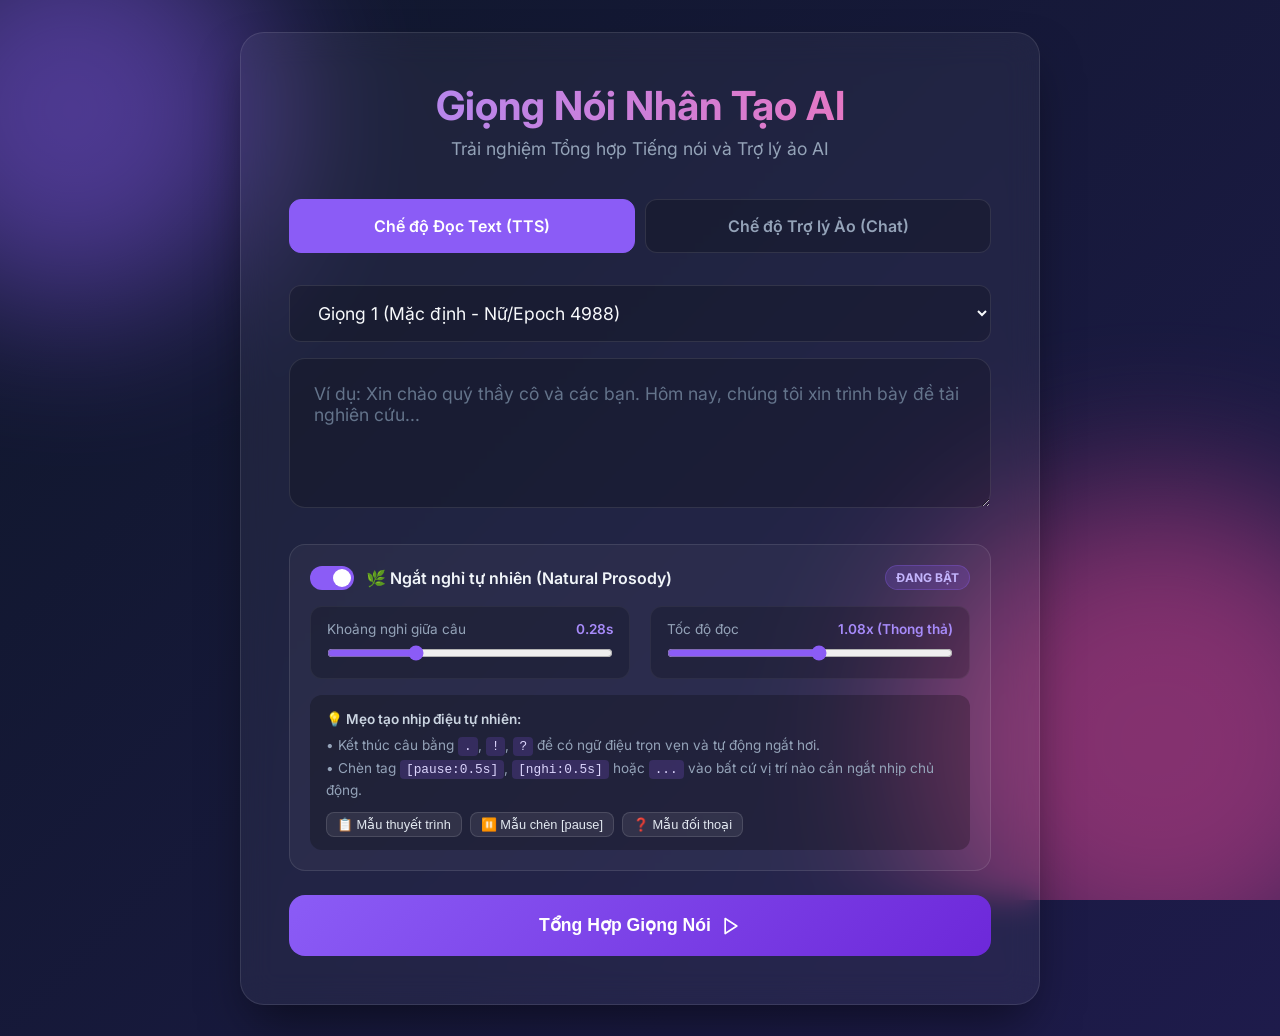
<file: templates/index.html>
<!DOCTYPE html>
<html lang="vi">
<head>
    <meta charset="UTF-8">
    <meta name="viewport" content="width=device-width, initial-scale=1.0">
    <title>VITS TTS - Sinh Giọng Nói AI</title>
    <link href="https://fonts.googleapis.com/css2?family=Inter:wght@300;400;500;600;700&display=swap" rel="stylesheet">
    <style>
        :root {
            --bg-gradient: linear-gradient(135deg, #0f172a 0%, #1e1b4b 100%);
            --glass-bg: rgba(255, 255, 255, 0.05);
            --glass-border: rgba(255, 255, 255, 0.1);
            --primary: #8b5cf6;
            --primary-hover: #7c3aed;
            --text-main: #f8fafc;
            --text-muted: #94a3b8;
        }

        * {
            box-sizing: border-box;
            margin: 0;
            padding: 0;
        }

        body {
            font-family: 'Inter', sans-serif;
            background: var(--bg-gradient);
            color: var(--text-main);
            min-height: 100vh;
            display: flex;
            align-items: center;
            justify-content: center;
            padding: 2rem;
            overflow-x: hidden;
        }

        .background-blobs {
            position: absolute;
            top: 0;
            left: 0;
            width: 100%;
            height: 100%;
            overflow: hidden;
            z-index: 0;
        }

        .blob {
            position: absolute;
            filter: blur(80px);
            opacity: 0.5;
            border-radius: 50%;
            animation: float 10s infinite alternate;
        }

        .blob-1 {
            top: -10%;
            left: -10%;
            width: 400px;
            height: 400px;
            background: #8b5cf6;
        }

        .blob-2 {
            bottom: -10%;
            right: -10%;
            width: 500px;
            height: 500px;
            background: #ec4899;
            animation-delay: -5s;
        }

        @keyframes float {
            0% { transform: translate(0, 0) scale(1); }
            100% { transform: translate(30px, 50px) scale(1.1); }
        }

        .container {
            position: relative;
            z-index: 1;
            width: 100%;
            max-width: 800px;
            background: var(--glass-bg);
            backdrop-filter: blur(16px);
            -webkit-backdrop-filter: blur(16px);
            border: 1px solid var(--glass-border);
            border-radius: 24px;
            padding: 3rem;
            box-shadow: 0 25px 50px -12px rgba(0, 0, 0, 0.5);
            transition: transform 0.3s ease, box-shadow 0.3s ease;
        }

        .container:hover {
            transform: translateY(-5px);
            box-shadow: 0 30px 60px -12px rgba(0, 0, 0, 0.6);
        }

        h1 {
            font-size: 2.5rem;
            font-weight: 700;
            margin-bottom: 0.5rem;
            background: linear-gradient(to right, #a78bfa, #f472b6);
            -webkit-background-clip: text;
            -webkit-text-fill-color: transparent;
            text-align: center;
        }

        p.subtitle {
            text-align: center;
            color: var(--text-muted);
            margin-bottom: 2.5rem;
            font-size: 1.1rem;
        }

        .input-group {
            margin-bottom: 2rem;
            position: relative;
        }

        textarea {
            width: 100%;
            background: rgba(0, 0, 0, 0.2);
            border: 1px solid var(--glass-border);
            border-radius: 16px;
            padding: 1.5rem;
            color: var(--text-main);
            font-family: inherit;
            font-size: 1.1rem;
            resize: vertical;
            min-height: 150px;
            transition: all 0.3s ease;
            outline: none;
        }

        textarea:focus {
            border-color: var(--primary);
            box-shadow: 0 0 0 4px rgba(139, 92, 246, 0.1);
            background: rgba(0, 0, 0, 0.3);
        }

        textarea::placeholder {
            color: #64748b;
        }
        
        .voice-select {
            width: 100%;
            background: rgba(0, 0, 0, 0.2);
            border: 1px solid var(--glass-border);
            border-radius: 12px;
            padding: 1rem 1.5rem;
            color: var(--text-main);
            font-family: inherit;
            font-size: 1.1rem;
            margin-bottom: 1rem;
            outline: none;
            transition: all 0.3s ease;
            cursor: pointer;
        }

        .voice-select:focus {
            border-color: var(--primary);
            box-shadow: 0 0 0 4px rgba(139, 92, 246, 0.1);
        }
        
        .voice-select option {
            background: #1e1b4b;
            color: white;
        }

        .btn-generate {
            width: 100%;
            padding: 1.25rem;
            background: linear-gradient(135deg, var(--primary) 0%, #6d28d9 100%);
            color: white;
            border: none;
            border-radius: 16px;
            font-size: 1.1rem;
            font-weight: 600;
            cursor: pointer;
            transition: all 0.3s ease;
            display: flex;
            align-items: center;
            justify-content: center;
            gap: 10px;
        }

        .btn-generate:hover:not(:disabled) {
            transform: translateY(-2px);
            box-shadow: 0 10px 20px -10px var(--primary);
        }
        
        .btn-generate:active:not(:disabled) {
            transform: translateY(1px);
        }

        .btn-generate:disabled {
            opacity: 0.7;
            cursor: not-allowed;
        }

        .spinner {
            width: 20px;
            height: 20px;
            border: 3px solid rgba(255,255,255,0.3);
            border-radius: 50%;
            border-top-color: white;
            animation: spin 1s ease-in-out infinite;
            display: none;
        }

        @keyframes spin {
            to { transform: rotate(360deg); }
        }

        .result-container {
            margin-top: 2.5rem;
            padding-top: 2rem;
            border-top: 1px solid var(--glass-border);
            display: none;
            opacity: 0;
            transform: translateY(10px);
            transition: all 0.5s ease;
        }

        .result-container.show {
            display: block;
            opacity: 1;
            transform: translateY(0);
        }

        .result-title {
            font-size: 1.2rem;
            font-weight: 600;
            margin-bottom: 1rem;
            color: #e2e8f0;
        }

        audio {
            width: 100%;
            height: 54px;
            border-radius: 12px;
            outline: none;
        }

        /* Tùy chỉnh thanh audio cho chrome/safari */
        audio::-webkit-media-controls-panel {
            background: rgba(255, 255, 255, 0.1);
        }
        audio::-webkit-media-controls-current-time-display,
        audio::-webkit-media-controls-time-remaining-display {
            color: white;
        }

        .error-message {
            color: #ef4444;
            background: rgba(239, 68, 68, 0.1);
            border: 1px solid rgba(239, 68, 68, 0.2);
            padding: 1rem;
            border-radius: 12px;
            margin-top: 1rem;
            display: none;
            font-size: 0.95rem;
        }

        /* ─── Prosody / Natural Pause Control Panel ─── */
        .prosody-panel {
            background: rgba(255, 255, 255, 0.04);
            border: 1px solid var(--glass-border);
            border-radius: 16px;
            padding: 1.25rem;
            margin-bottom: 1.5rem;
            transition: all 0.3s ease;
        }

        .panel-header {
            display: flex;
            align-items: center;
            justify-content: space-between;
            margin-bottom: 1rem;
        }

        .toggle-container {
            display: flex;
            align-items: center;
            gap: 12px;
            cursor: pointer;
            user-select: none;
        }

        .toggle-container input {
            display: none;
        }

        .toggle-slider {
            width: 44px;
            height: 24px;
            background: rgba(255, 255, 255, 0.2);
            border-radius: 24px;
            position: relative;
            transition: background 0.3s ease;
        }

        .toggle-slider::before {
            content: '';
            position: absolute;
            width: 18px;
            height: 18px;
            border-radius: 50%;
            background: white;
            top: 3px;
            left: 3px;
            transition: transform 0.3s ease;
        }

        .toggle-container input:checked + .toggle-slider {
            background: var(--primary);
        }

        .toggle-container input:checked + .toggle-slider::before {
            transform: translateX(20px);
        }

        .toggle-label {
            font-size: 1rem;
            font-weight: 600;
            color: #f1f5f9;
        }

        .badge-status {
            font-size: 0.75rem;
            font-weight: 700;
            padding: 4px 10px;
            border-radius: 20px;
            background: rgba(139, 92, 246, 0.2);
            color: #c4b5fd;
            border: 1px solid rgba(139, 92, 246, 0.3);
        }

        .sliders-row {
            display: grid;
            grid-template-columns: 1fr 1fr;
            gap: 1.25rem;
            margin-bottom: 1rem;
            transition: opacity 0.3s ease;
        }

        @media (max-width: 600px) {
            .sliders-row {
                grid-template-columns: 1fr;
            }
        }

        .slider-group {
            background: rgba(0, 0, 0, 0.2);
            padding: 0.85rem 1rem;
            border-radius: 12px;
            border: 1px solid rgba(255, 255, 255, 0.05);
        }

        .slider-header {
            display: flex;
            justify-content: space-between;
            font-size: 0.85rem;
            color: var(--text-muted);
            margin-bottom: 0.5rem;
        }

        .slider-val {
            color: #a78bfa;
            font-weight: 600;
        }

        input[type="range"] {
            width: 100%;
            accent-color: var(--primary);
            cursor: pointer;
        }

        .tips-box {
            background: rgba(0, 0, 0, 0.25);
            border-radius: 12px;
            padding: 0.85rem 1rem;
            font-size: 0.85rem;
            color: #94a3b8;
            line-height: 1.6;
        }

        .tips-title {
            color: #cbd5e1;
            font-weight: 600;
            margin-bottom: 0.3rem;
            display: flex;
            align-items: center;
            gap: 6px;
        }

        .tips-box code {
            background: rgba(139, 92, 246, 0.2);
            color: #ddd6fe;
            padding: 2px 6px;
            border-radius: 4px;
            font-size: 0.8rem;
        }

        .sample-buttons {
            display: flex;
            gap: 8px;
            margin-top: 0.6rem;
            flex-wrap: wrap;
        }

        .btn-sample {
            background: rgba(255, 255, 255, 0.08);
            border: 1px solid rgba(255, 255, 255, 0.12);
            color: #e2e8f0;
            border-radius: 8px;
            padding: 4px 10px;
            font-size: 0.8rem;
            cursor: pointer;
            transition: all 0.2s ease;
        }

        .btn-sample:hover {
            background: rgba(139, 92, 246, 0.25);
            border-color: var(--primary);
            color: white;
        }

        .tabs {
            display: flex;
            gap: 10px;
            margin-bottom: 2rem;
        }
        
        .tab {
            flex: 1;
            padding: 1rem;
            text-align: center;
            background: rgba(0,0,0,0.2);
            border: 1px solid var(--glass-border);
            border-radius: 12px;
            cursor: pointer;
            transition: all 0.3s;
            font-weight: 600;
            color: var(--text-muted);
        }
        
        .tab.active {
            background: var(--primary);
            border-color: var(--primary);
            color: white;
        }
        
        .chat-history {
            max-height: 400px;
            overflow-y: auto;
            display: flex;
            flex-direction: column;
            gap: 1rem;
            padding: 1.5rem;
            background: rgba(0, 0, 0, 0.2);
            border: 1px solid var(--glass-border);
            border-radius: 16px;
            margin-bottom: 1.5rem;
            display: none;
        }
        
        .chat-history::-webkit-scrollbar {
            width: 8px;
        }
        .chat-history::-webkit-scrollbar-thumb {
            background: rgba(255, 255, 255, 0.2);
            border-radius: 4px;
        }

        .chat-msg {
            max-width: 85%;
            padding: 1rem 1.25rem;
            border-radius: 16px;
            line-height: 1.5;
            font-size: 1.05rem;
            animation: fadeIn 0.3s ease;
        }

        @keyframes fadeIn {
            from { opacity: 0; transform: translateY(10px); }
            to { opacity: 1; transform: translateY(0); }
        }

        .chat-msg.user {
            align-self: flex-end;
            background: linear-gradient(135deg, var(--primary) 0%, #6d28d9 100%);
            color: white;
            border-bottom-right-radius: 4px;
            box-shadow: 0 4px 15px rgba(139, 92, 246, 0.3);
        }

        .chat-msg.ai {
            align-self: flex-start;
            background: rgba(255, 255, 255, 0.08);
            color: #e2e8f0;
            border-bottom-left-radius: 4px;
            border: 1px solid rgba(255, 255, 255, 0.05);
        }
        
        .chat-msg audio {
            margin-top: 10px;
            height: 40px;
        }
    </style>
</head>
<body>

    <div class="background-blobs">
        <div class="blob blob-1"></div>
        <div class="blob blob-2"></div>
    </div>

    <div class="container">
        <h1>Giọng Nói Nhân Tạo AI</h1>
        <p class="subtitle">Trải nghiệm Tổng hợp Tiếng nói và Trợ lý ảo AI</p>

        <div class="tabs">
            <div class="tab active" id="tab-tts">Chế độ Đọc Text (TTS)</div>
            <div class="tab" id="tab-chat">Chế độ Trợ lý Ảo (Chat)</div>
        </div>

        <div id="chat-history" class="chat-history">
            <div class="chat-msg ai">
                Xin chào! Tôi là trợ lý ảo AI. Bạn muốn hỏi điều gì?
            </div>
        </div>

        <div class="input-group">
            <select id="voice-select" class="voice-select">
                <option value="voice1">Giọng 1 (Mặc định - Nữ/Epoch 4988)</option>
                <option value="voice2">Giọng 2 (Giọng Nam)</option>
            </select>
            <textarea id="text-input" placeholder="Ví dụ: Xin chào quý thầy cô và các bạn. Hôm nay, chúng tôi xin trình bày đề tài nghiên cứu..." spellcheck="false"></textarea>
        </div>

        <!-- Bảng điều khiển ngắt nghỉ tự nhiên -->
        <div class="prosody-panel">
            <div class="panel-header">
                <label class="toggle-container" title="Bật để ngắt nghỉ và lấy hơi tự nhiên giữa các câu">
                    <input type="checkbox" id="natural-mode-toggle" checked>
                    <span class="toggle-slider"></span>
                    <span class="toggle-label">🌿 Ngắt nghỉ tự nhiên (Natural Prosody)</span>
                </label>
                <span class="badge-status" id="badge-mode">ĐANG BẬT</span>
            </div>

            <div class="sliders-row" id="sliders-container">
                <div class="slider-group">
                    <div class="slider-header">
                        <span>Khoảng nghỉ giữa câu</span>
                        <span class="slider-val" id="pause-val">0.28s</span>
                    </div>
                    <input type="range" id="pause-slider" min="0.10" max="0.70" step="0.02" value="0.28">
                </div>
                <div class="slider-group">
                    <div class="slider-header">
                        <span>Tốc độ đọc</span>
                        <span class="slider-val" id="speed-val">1.08x (Thong thả)</span>
                    </div>
                    <input type="range" id="speed-slider" min="0.85" max="1.30" step="0.02" value="1.08">
                </div>
            </div>

            <div class="tips-box">
                <div class="tips-title">💡 Mẹo tạo nhịp điệu tự nhiên:</div>
                <div>• Kết thúc câu bằng <code>.</code>, <code>!</code>, <code>?</code> để có ngữ điệu trọn vẹn và tự động ngắt hơi.</div>
                <div>• Chèn tag <code>[pause:0.5s]</code>, <code>[nghi:0.5s]</code> hoặc <code>...</code> vào bất cứ vị trí nào cần ngắt nhịp chủ động.</div>
                <div class="sample-buttons">
                    <button type="button" class="btn-sample" onclick="setSample(1)">📋 Mẫu thuyết trình</button>
                    <button type="button" class="btn-sample" onclick="setSample(2)">⏸️ Mẫu chèn [pause]</button>
                    <button type="button" class="btn-sample" onclick="setSample(3)">❓ Mẫu đối thoại</button>
                </div>
            </div>
        </div>

        <button id="btn-generate" class="btn-generate">
            <div class="spinner" id="spinner"></div>
            <span id="btn-text">Tổng Hợp Giọng Nói</span>
            <svg id="btn-icon" width="20" height="20" fill="none" stroke="currentColor" stroke-width="2" viewBox="0 0 24 24" stroke-linecap="round" stroke-linejoin="round">
                <polygon points="5 3 19 12 5 21 5 3"></polygon>
            </svg>
        </button>

        <div id="error-box" class="error-message"></div>

        <!-- removed chat-reply-box -->

        <div id="result-box" class="result-container">
            <div class="result-title">Kết quả:</div>
            <audio id="audio-player" controls autoplay></audio>
        </div>
    </div>

    <script>
        const btnGenerate = document.getElementById('btn-generate');
        const textInput = document.getElementById('text-input');
        const spinner = document.getElementById('spinner');
        const btnText = document.getElementById('btn-text');
        const btnIcon = document.getElementById('btn-icon');
        const resultBox = document.getElementById('result-box');
        const audioPlayer = document.getElementById('audio-player');
        const errorBox = document.getElementById('error-box');

        // Tabs and modes
        let currentMode = 'tts'; // 'tts' or 'chat'
        const tabTts = document.getElementById('tab-tts');
        const tabChat = document.getElementById('tab-chat');
        const chatHistory = document.getElementById('chat-history');
        const prosodyPanel = document.querySelector('.prosody-panel');

        tabTts.addEventListener('click', () => {
            currentMode = 'tts';
            tabTts.classList.add('active');
            tabChat.classList.remove('active');
            textInput.placeholder = "Ví dụ: Xin chào quý thầy cô và các bạn. Hôm nay, chúng tôi xin trình bày đề tài nghiên cứu...";
            textInput.style.minHeight = "150px";
            btnText.textContent = 'Tổng Hợp Giọng Nói';
            chatHistory.style.display = 'none';
            prosodyPanel.style.display = 'block';
        });

        tabChat.addEventListener('click', () => {
            currentMode = 'chat';
            tabChat.classList.add('active');
            tabTts.classList.remove('active');
            textInput.placeholder = "Hỏi Trợ lý ảo (Ví dụ: Kể cho tôi nghe một sự thật thú vị về mặt trời)";
            textInput.style.minHeight = "80px";
            btnText.textContent = 'Gửi Câu Hỏi';
            chatHistory.style.display = 'flex';
            prosodyPanel.style.display = 'none';
            resultBox.classList.remove('show');
        });

        // Prosody controls
        const naturalToggle = document.getElementById('natural-mode-toggle');
        const badgeMode = document.getElementById('badge-mode');
        const slidersContainer = document.getElementById('sliders-container');
        const pauseSlider = document.getElementById('pause-slider');
        const pauseVal = document.getElementById('pause-val');
        const speedSlider = document.getElementById('speed-slider');
        const speedVal = document.getElementById('speed-val');

        // Update UI khi toggle
        naturalToggle.addEventListener('change', () => {
            const isEnabled = naturalToggle.checked;
            badgeMode.textContent = isEnabled ? 'ĐANG BẬT' : 'ĐÃ TẮT';
            badgeMode.style.background = isEnabled ? 'rgba(139, 92, 246, 0.2)' : 'rgba(239, 68, 68, 0.2)';
            badgeMode.style.color = isEnabled ? '#c4b5fd' : '#fca5a5';
            badgeMode.style.borderColor = isEnabled ? 'rgba(139, 92, 246, 0.3)' : 'rgba(239, 68, 68, 0.3)';
            slidersContainer.style.opacity = isEnabled ? '1' : '0.4';
            slidersContainer.style.pointerEvents = isEnabled ? 'auto' : 'none';
        });

        // Sliders live text
        pauseSlider.addEventListener('input', () => {
            pauseVal.textContent = parseFloat(pauseSlider.value).toFixed(2) + 's';
        });

        speedSlider.addEventListener('input', () => {
            const val = parseFloat(speedSlider.value);
            let desc = '';
            if (val <= 0.95) desc = ' (Nhanh)';
            else if (val <= 1.12) desc = ' (Thong thả)';
            else desc = ' (Chậm rãi)';
            speedVal.textContent = val.toFixed(2) + 'x' + desc;
        });

        // Set sample text
        function setSample(type) {
            if (type === 1) {
                textInput.value = "Kính chào quý thầy cô và các bạn! Hôm nay, nhóm chúng tôi xin trình bày về đề tài tổng hợp tiếng nói tiếng Việt bằng mô hình VITS. Kính mời thầy cô cùng theo dõi bài báo cáo.";
            } else if (type === 2) {
                textInput.value = "Trí tuệ nhân tạo đang thay đổi thế giới. [pause:0.5s] Đặc biệt trong lĩnh vực xử lý giọng nói, [pause:0.3s] mô hình VITS đã mang lại chất lượng vượt bậc so với các phương pháp truyền thống.";
            } else if (type === 3) {
                textInput.value = "Xin chào bạn, hôm nay thời tiết thế nào? Thật tuyệt vời, chúng ta hãy cùng nhau bắt đầu buổi làm việc thật hiệu quả nhé!";
            }
        }

        btnGenerate.addEventListener('click', async () => {
            const text = textInput.value.trim();
            const voice = document.getElementById('voice-select').value;
            const natural_mode = naturalToggle.checked;
            const pause_duration = parseFloat(pauseSlider.value);
            const speed = parseFloat(speedSlider.value);
            
            if (!text) {
                showError("Vui lòng nhập nội dung.");
                return;
            }

            // UI Loading state
            btnGenerate.disabled = true;
            spinner.style.display = 'block';
            btnIcon.style.display = 'none';
            resultBox.classList.remove('show');
            errorBox.style.display = 'none';

            let textToSynth = text;

            let aiMsgElement = null;

            try {
                if (currentMode === 'chat') {
                    // Hiển thị tin nhắn người dùng
                    const userMsg = document.createElement('div');
                    userMsg.className = 'chat-msg user';
                    userMsg.textContent = text;
                    chatHistory.appendChild(userMsg);
                    chatHistory.scrollTop = chatHistory.scrollHeight;
                    textInput.value = ''; // Xóa text area

                    // Hiển thị bong bóng chờ của AI
                    aiMsgElement = document.createElement('div');
                    aiMsgElement.className = 'chat-msg ai';
                    aiMsgElement.innerHTML = '<i>Đang kết nối...</i>';
                    chatHistory.appendChild(aiMsgElement);
                    chatHistory.scrollTop = chatHistory.scrollHeight;

                    btnText.textContent = 'Trợ lý đang suy nghĩ...';
                    
                    const chatRes = await fetch('/api/chat_stream', {
                        method: 'POST',
                        headers: {'Content-Type': 'application/json'},
                        body: JSON.stringify({
                            prompt: text,
                            voice: voice,
                            pause_duration: pause_duration,
                            speed: speed
                        })
                    });
                    
                    if (!chatRes.ok) {
                        try {
                            const errData = await chatRes.json();
                            throw new Error(errData.error || 'Lỗi gọi API Streaming');
                        } catch(e) {
                            throw new Error(e.message || 'Lỗi gọi API Streaming');
                        }
                    }
                    
                    const reader = chatRes.body.getReader();
                    const decoder = new TextDecoder("utf-8");
                    let buffer = "";
                    
                    const audioQueue = [];
                    let isPlaying = false;
                    let firstChunk = true;
                    
                    function playNextAudio() {
                        if (audioQueue.length === 0) {
                            isPlaying = false;
                            return;
                        }
                        isPlaying = true;
                        const b64 = audioQueue.shift();
                        const audio = new Audio("data:audio/wav;base64," + b64);
                        
                        // Cập nhật giao diện: thêm audio control (ẩn) để giữ đúng định dạng chat
                        const inlineAudio = document.createElement('audio');
                        inlineAudio.controls = true;
                        inlineAudio.style.display = 'none'; // Ẩn đi vì ta phát ngầm qua new Audio()
                        aiMsgElement.appendChild(inlineAudio);
                        
                        audio.onended = playNextAudio;
                        audio.play().catch(e => {
                            console.error("Lỗi tự động phát audio:", e);
                            playNextAudio();
                        });
                    }

                    while (true) {
                        const { done, value } = await reader.read();
                        if (done) break;
                        
                        buffer += decoder.decode(value, { stream: true });
                        const lines = buffer.split('\n');
                        buffer = lines.pop(); // Giữ lại dòng chưa hoàn chỉnh
                        
                        for (const line of lines) {
                            if (!line.trim()) continue;
                            try {
                                const data = JSON.parse(line);
                                if (data.error) {
                                    // Bắn lỗi ra ngoài vòng lặp thay vì bị nuốt ở catch
                                    throw new Error("SERVER_ERROR: " + data.error);
                                }
                                
                                if (firstChunk) {
                                    aiMsgElement.innerHTML = ''; // Xóa chữ "Đang kết nối..."
                                    firstChunk = false;
                                }
                                
                                // Nối thêm text
                                const span = document.createElement('span');
                                span.textContent = data.text + ' ';
                                aiMsgElement.appendChild(span);
                                chatHistory.scrollTop = chatHistory.scrollHeight;
                                
                                // Đưa audio vào hàng đợi
                                if (data.audio) {
                                    audioQueue.push(data.audio);
                                    if (!isPlaying) {
                                        playNextAudio();
                                    }
                                }
                                
                            } catch (e) {
                                if (e.message.startsWith("SERVER_ERROR: ")) {
                                    throw new Error(e.message.replace("SERVER_ERROR: ", ""));
                                }
                                console.error("Lỗi parse JSON:", e, line);
                            }
                        }
                    }
                } else {
                    btnText.textContent = 'Đang xử lý...';

                    const response = await fetch('/api/tts', {
                        method: 'POST',
                        headers: {
                            'Content-Type': 'application/json'
                        },
                        body: JSON.stringify({
                            text: textToSynth,
                            voice,
                            natural_mode,
                            pause_duration,
                            speed
                        })
                    });

                    if (!response.ok) {
                        const resText = await response.text();
                        let errMsg = 'Có lỗi xảy ra khi gọi API TTS';
                        try {
                            const errData = JSON.parse(resText);
                            errMsg = errData.error || errMsg;
                        } catch (e) {
                            errMsg = 'Lỗi máy chủ: Server không phản hồi đúng định dạng.';
                        }
                        throw new Error(errMsg);
                    }

                    // Get audio blob
                    const blob = await response.blob();
                    const audioUrl = URL.createObjectURL(blob);
                    
                    // Play audio ở tab TTS
                    audioPlayer.src = audioUrl;
                    resultBox.classList.add('show');
                    audioPlayer.play().catch(e => console.log(e));
                }

            } catch (error) {
                showError(error.message);
            } finally {
                // UI Reset state
                btnGenerate.disabled = false;
                spinner.style.display = 'none';
                btnText.textContent = currentMode === 'chat' ? 'Gửi Câu Hỏi' : 'Tổng Hợp Giọng Nói';
                btnIcon.style.display = 'block';
            }
        });

        function showError(msg) {
            errorBox.textContent = msg;
            errorBox.style.display = 'block';
        }
    </script>
</body>
</html>
</file>
